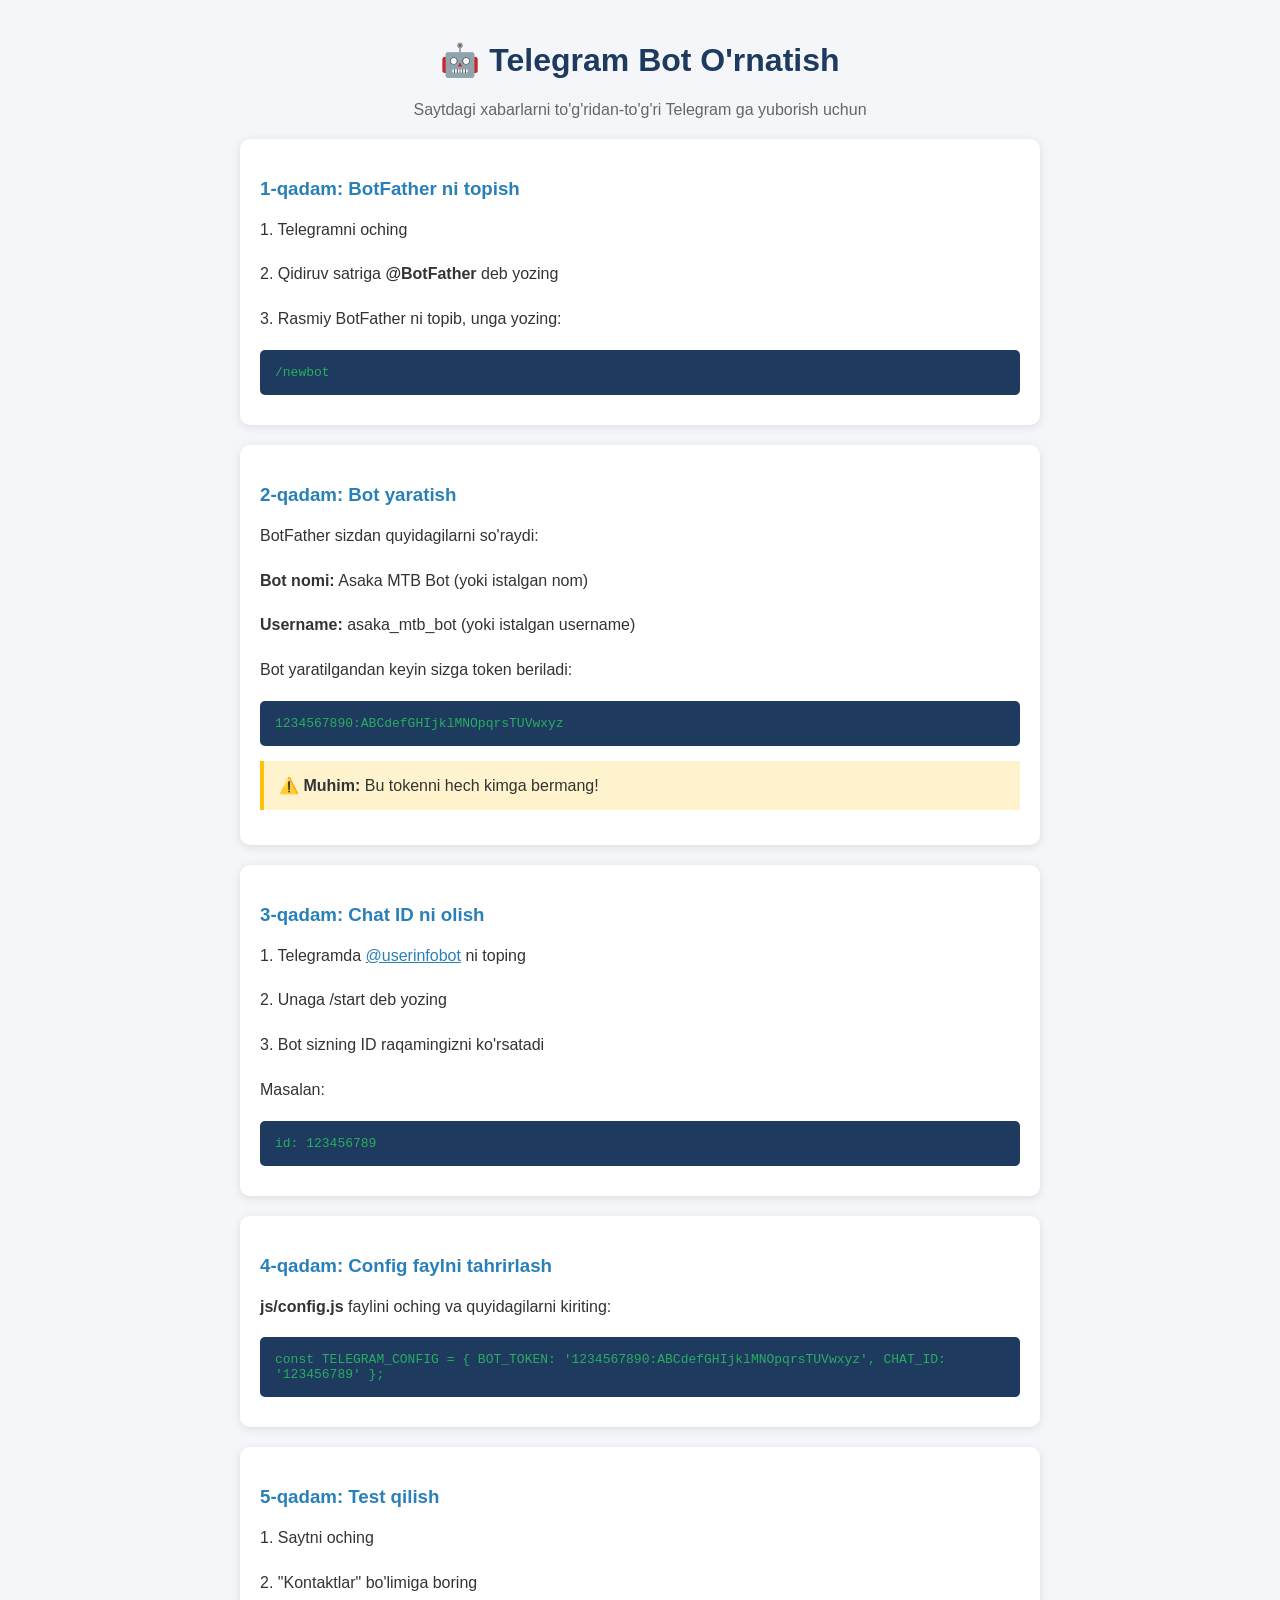
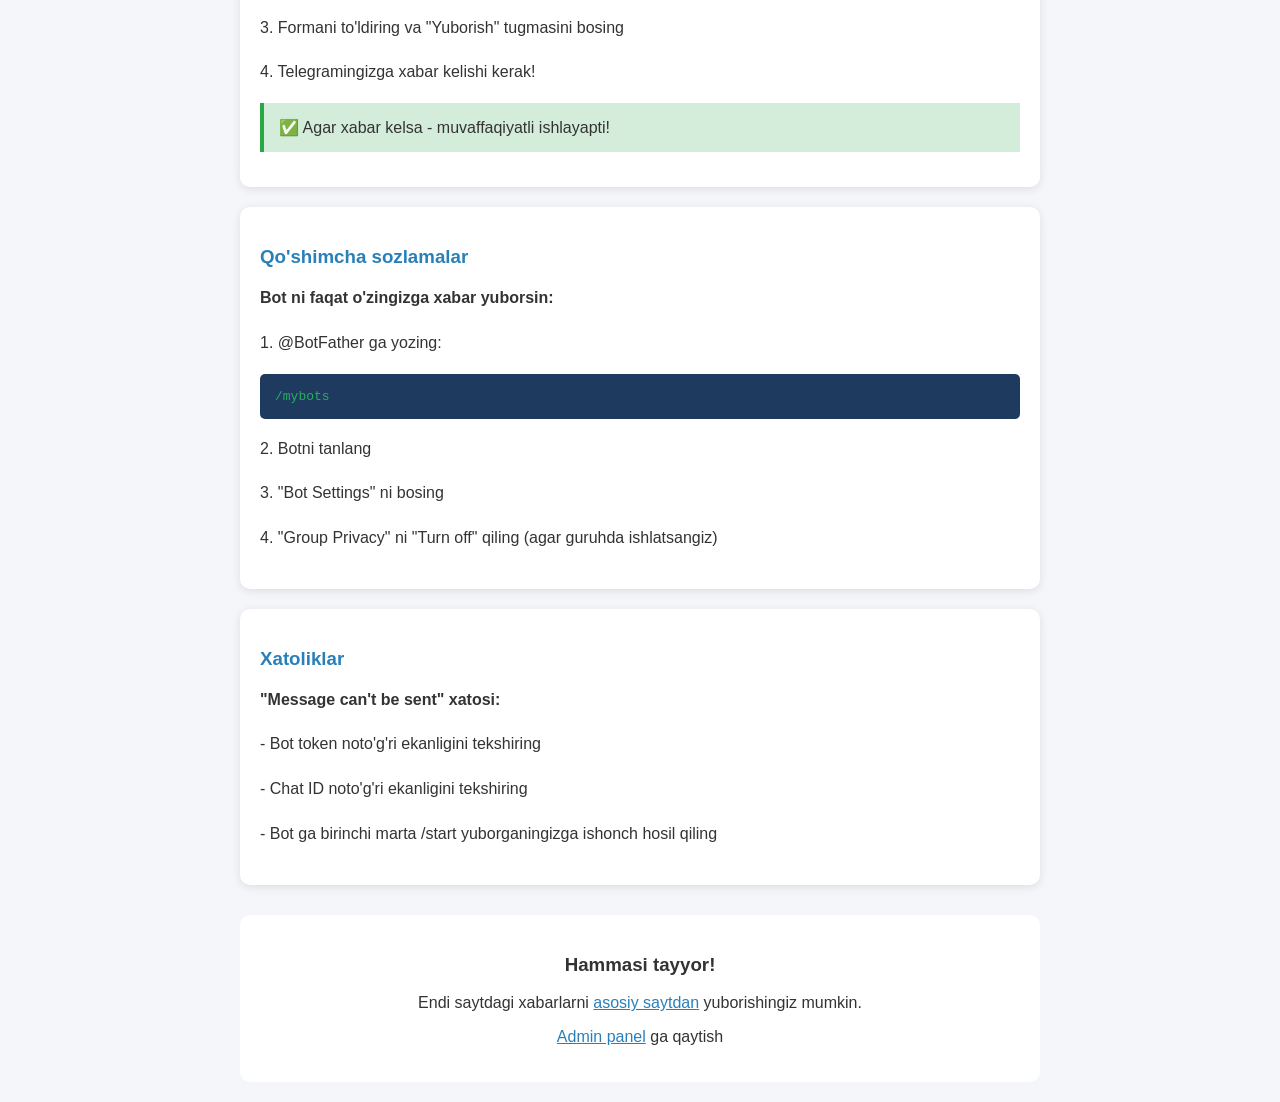
<file: TELEGRAM_SETUP.html>
<!DOCTYPE html>
<html lang="uz">
<head>
    <meta charset="UTF-8">
    <meta name="viewport" content="width=device-width, initial-scale=1.0">
    <title>Telegram Bot O'rnatish - Asaka MTB</title>
    <style>
        body {
            font-family: 'Segoe UI', Tahoma, Geneva, Verdana, sans-serif;
            max-width: 800px;
            margin: 0 auto;
            padding: 20px;
            background: #f5f6fa;
            color: #333;
        }
        h1 { color: #1e3a5f; text-align: center; }
        .step {
            background: white;
            padding: 20px;
            margin: 20px 0;
            border-radius: 10px;
            box-shadow: 0 2px 10px rgba(0,0,0,0.1);
        }
        .step h3 { color: #2980b9; margin-bottom: 15px; }
        .step p { line-height: 1.8; }
        .code {
            background: #1e3a5f;
            color: #27ae60;
            padding: 15px;
            border-radius: 5px;
            font-family: monospace;
            margin: 10px 0;
            overflow-x: auto;
        }
        .warning {
            background: #fff3cd;
            border-left: 4px solid #ffc107;
            padding: 15px;
            margin: 15px 0;
        }
        .success {
            background: #d4edda;
            border-left: 4px solid #28a745;
            padding: 15px;
            margin: 15px 0;
        }
        a { color: #2980b9; }
    </style>
</head>
<body>
    <h1>🤖 Telegram Bot O'rnatish</h1>
    <p style="text-align: center; color: #666;">Saytdagi xabarlarni to'g'ridan-to'g'ri Telegram ga yuborish uchun</p>

    <div class="step">
        <h3>1-qadam: BotFather ni topish</h3>
        <p>1. Telegramni oching</p>
        <p>2. Qidiruv satriga <strong>@BotFather</strong> deb yozing</p>
        <p>3. Rasmiy BotFather ni topib, unga yozing:</p>
        <div class="code">/newbot</div>
    </div>

    <div class="step">
        <h3>2-qadam: Bot yaratish</h3>
        <p>BotFather sizdan quyidagilarni so'raydi:</p>
        <p><strong>Bot nomi:</strong> Asaka MTB Bot (yoki istalgan nom)</p>
        <p><strong>Username:</strong> asaka_mtb_bot (yoki istalgan username)</p>
        <p>Bot yaratilgandan keyin sizga token beriladi:</p>
        <div class="code">1234567890:ABCdefGHIjklMNOpqrsTUVwxyz</div>
        <div class="warning">
            ⚠️ <strong>Muhim:</strong> Bu tokenni hech kimga bermang!
        </div>
    </div>

    <div class="step">
        <h3>3-qadam: Chat ID ni olish</h3>
        <p>1. Telegramda <a href="https://t.me/userinfobot" target="_blank">@userinfobot</a> ni toping</p>
        <p>2. Unaga /start deb yozing</p>
        <p>3. Bot sizning ID raqamingizni ko'rsatadi</p>
        <p>Masalan:</p>
        <div class="code">id: 123456789</div>
    </div>

    <div class="step">
        <h3>4-qadam: Config faylni tahrirlash</h3>
        <p><strong>js/config.js</strong> faylini oching va quyidagilarni kiriting:</p>
        <div class="code">
const TELEGRAM_CONFIG = {
    BOT_TOKEN: '1234567890:ABCdefGHIjklMNOpqrsTUVwxyz',
    CHAT_ID: '123456789'
};
        </div>
    </div>

    <div class="step">
        <h3>5-qadam: Test qilish</h3>
        <p>1. Saytni oching</p>
        <p>2. "Kontaktlar" bo'limiga boring</p>
        <p>3. Formani to'ldiring va "Yuborish" tugmasini bosing</p>
        <p>4. Telegramingizga xabar kelishi kerak!</p>
        <div class="success">
            ✅ Agar xabar kelsa - muvaffaqiyatli ishlayapti!
        </div>
    </div>

    <div class="step">
        <h3>Qo'shimcha sozlamalar</h3>
        <p><strong>Bot ni faqat o'zingizga xabar yuborsin:</strong></p>
        <p>1. @BotFather ga yozing:</p>
        <div class="code">/mybots</div>
        <p>2. Botni tanlang</p>
        <p>3. "Bot Settings" ni bosing</p>
        <p>4. "Group Privacy" ni "Turn off" qiling (agar guruhda ishlatsangiz)</p>
    </div>

    <div class="step">
        <h3>Xatoliklar</h3>
        <p><strong>"Message can't be sent" xatosi:</strong></p>
        <p>- Bot token noto'g'ri ekanligini tekshiring</p>
        <p>- Chat ID noto'g'ri ekanligini tekshiring</p>
        <p>- Bot ga birinchi marta /start yuborganingizga ishonch hosil qiling</p>
    </div>

    <div style="text-align: center; margin-top: 30px; padding: 20px; background: white; border-radius: 10px;">
        <h3>Hammasi tayyor!</h3>
        <p>Endi saytdagi xabarlarni <a href="index.html">asosiy saytdan</a> yuborishingiz mumkin.</p>
        <p><a href="admin.html">Admin panel</a> ga qaytish</p>
    </div>
</body>
</html>
</file>
